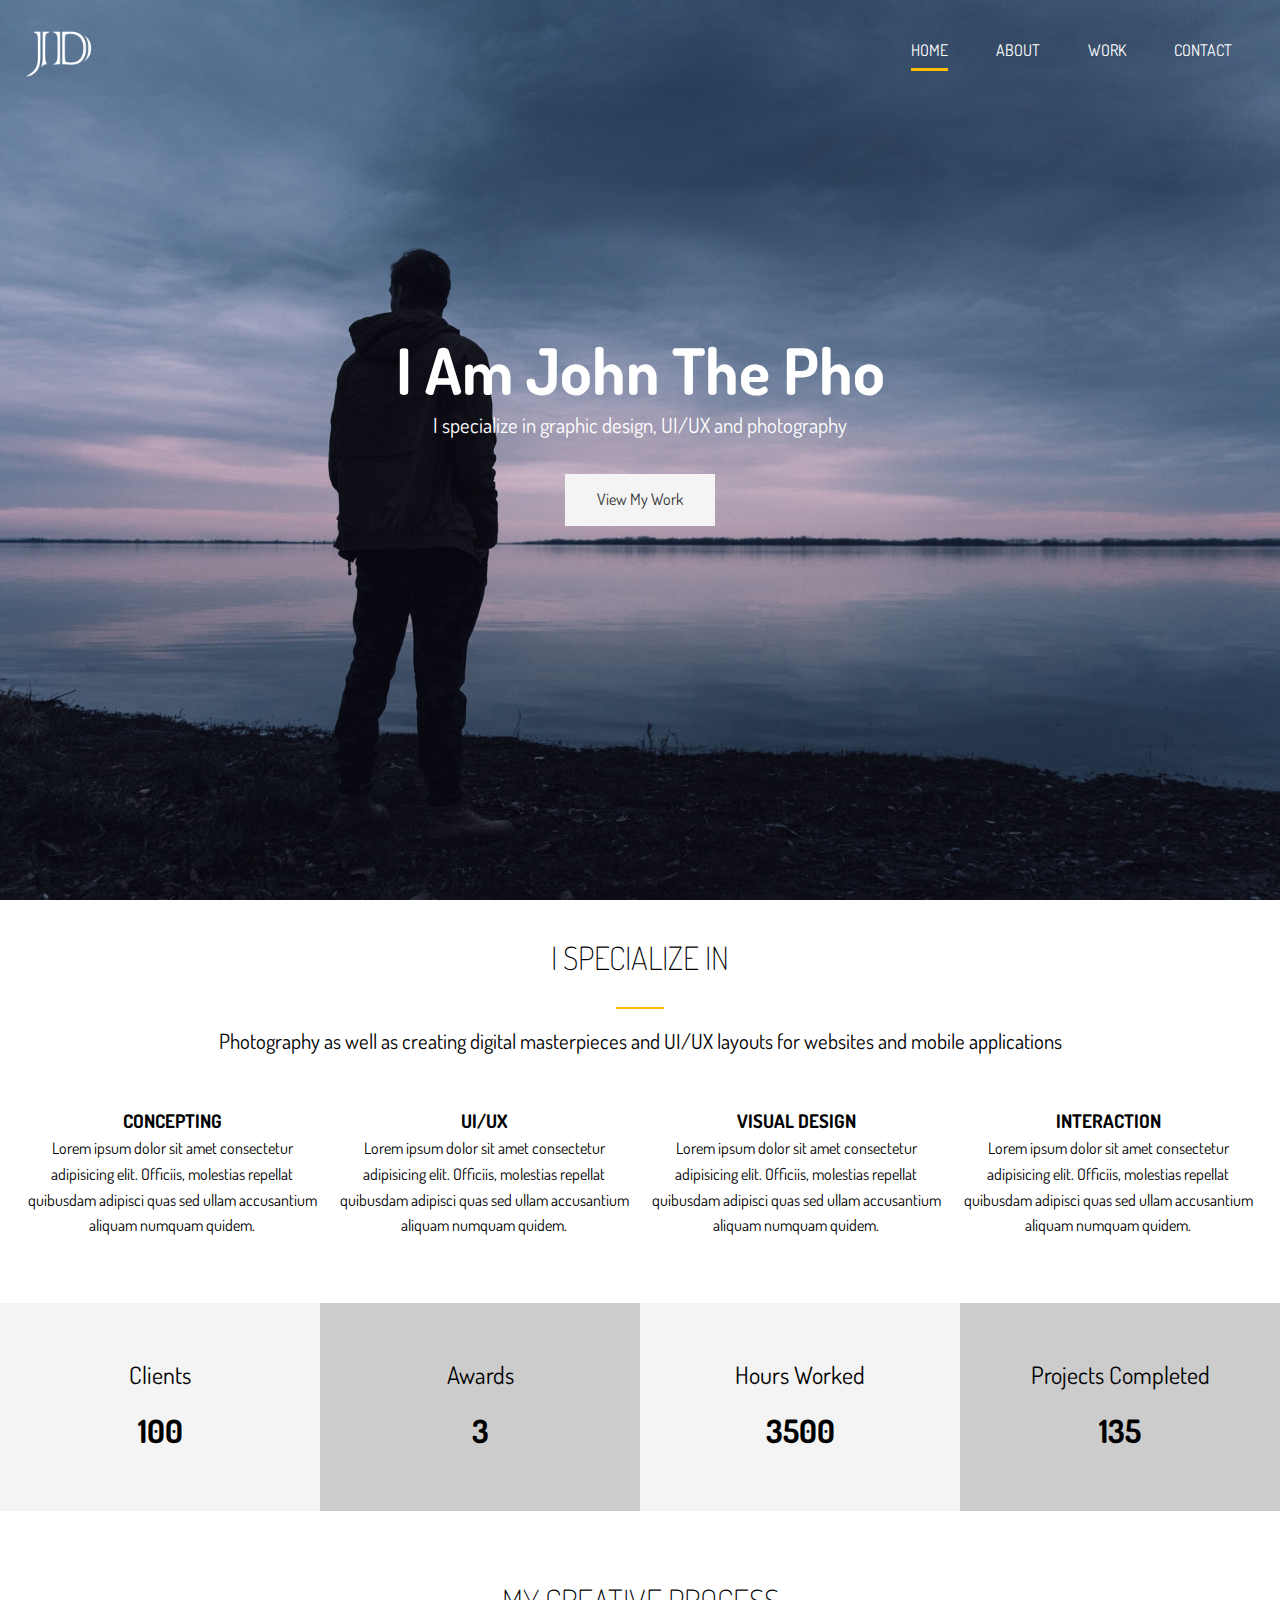
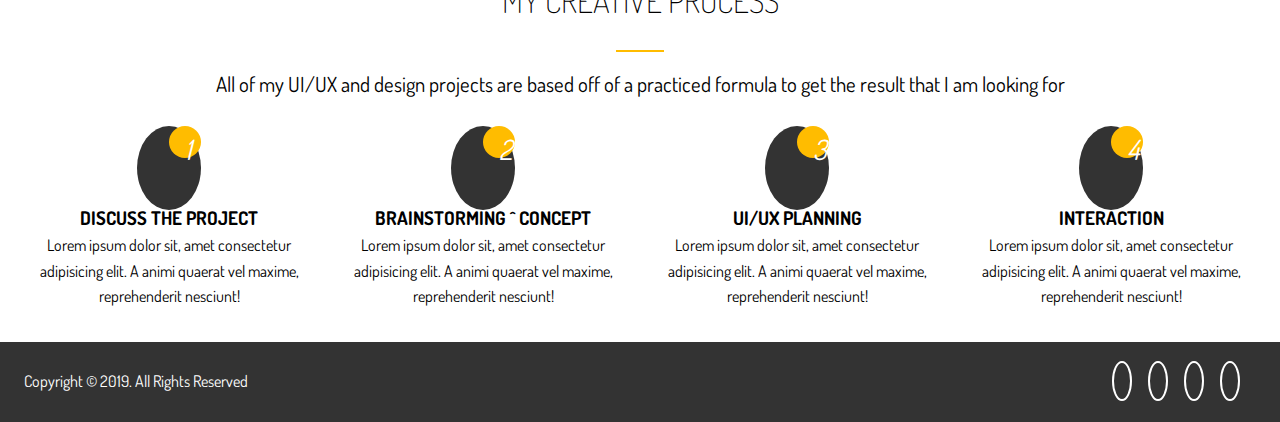
<file: index.html>
<!DOCTYPE html>
<html lang="en">
  <head>
    <meta charset="UTF-8" />
    <meta http-equiv="X-UA-Compatible" content="IE=edge" />
    <meta name="viewport" content="width=device-width, initial-scale=1.0" />
    <title>John Doe | UI/UX Designer & Photographer</title>
    <link rel="preconnect" href="https://fonts.googleapis.com" />
    <link rel="preconnect" href="https://fonts.gstatic.com" crossorigin />
    <link
      href="https://fonts.googleapis.com/css2?family=Dosis:wght@400;700&display=swap"
      rel="stylesheet"
    />
    <link
      rel="stylesheet"
      href="https://cdnjs.cloudflare.com/ajax/libs/font-awesome/6.1.2/css/all.min.css"
      integrity="sha512-1sCRPdkRXhBV2PBLUdRb4tMg1w2YPf37qatUFeS7zlBy7jJI8Lf4VHwWfZZfpXtYSLy85pkm9GaYVYMfw5BC1A=="
      crossorigin="anonymous"
      referrerpolicy="no-referrer"
    />
    <link rel="stylesheet" href="./css/main.css" />
  </head>
  <body>
    <!-- Header -->
    <header id="header-home">
      <div class="container">
        <nav id="main-nav">
          <img src="img/logo.png" alt="logo" id="logo" />
          <ul>
            <li><a href="index.html" class="current">Home</a></li>
            <li><a href="about.html">About</a></li>
            <li><a href="work.html">Work</a></li>
            <li><a href="contact.html">Contact</a></li>
          </ul>
        </nav>
        <div class="header-content">
          <h1>
            I Am John The
            <span
              class="txt-type"
              data-wait="3000"
              data-words='["Photographer", "Designer", "UI/UX Dev"]'
            ></span>
          </h1>
          <p class="lead">
            I specialize in graphic design, UI/UX and photography
          </p>
          <a href="work.html" class="btn-light">View My Work</a>
        </div>
      </div>
    </header>

    <!-- Section A: Specialize -->
    <section id="home-a" class="text-center py-2">
      <div class="container">
        <h2 class="section-title">I specialize in</h2>
        <div class="bottom-line"></div>
        <p class="lead">
          Photography as well as creating digital masterpieces and UI/UX layouts
          for websites and mobile applications
        </p>
        <div class="specials">
          <div>
            <i class="fas fa-file-alt fa-2x"></i>
            <h3>Concepting</h3>
            <p>
              Lorem ipsum dolor sit amet consectetur adipisicing elit. Officiis,
              molestias repellat quibusdam adipisci quas sed ullam accusantium
              aliquam numquam quidem.
            </p>
          </div>
          <div>
            <i class="fas fa-desktop fa-2x"></i>
            <h3>UI/UX</h3>
            <p>
              Lorem ipsum dolor sit amet consectetur adipisicing elit. Officiis,
              molestias repellat quibusdam adipisci quas sed ullam accusantium
              aliquam numquam quidem.
            </p>
          </div>
          <div>
            <i class="fas fa-object-ungroup fa-2x"></i>
            <h3>Visual Design</h3>
            <p>
              Lorem ipsum dolor sit amet consectetur adipisicing elit. Officiis,
              molestias repellat quibusdam adipisci quas sed ullam accusantium
              aliquam numquam quidem.
            </p>
          </div>
          <div>
            <i class="fas fa-thumbs-up fa-2x"></i>
            <h3>Interaction</h3>
            <p>
              Lorem ipsum dolor sit amet consectetur adipisicing elit. Officiis,
              molestias repellat quibusdam adipisci quas sed ullam accusantium
              aliquam numquam quidem.
            </p>
          </div>
        </div>
      </div>
    </section>

    <!-- Section B: Stats -->
    <section id="home-b" class="text-center py-2">
      <div class="stats">
        <div>
          <ul>
            <li><i class="fas fa-users fa-3x"></i></li>
            <li class="stats-title">Clients</li>
            <li class="stats-number">100</li>
          </ul>
        </div>
        <div>
          <ul>
            <li><i class="fas fa-award fa-3x"></i></li>
            <li class="stats-title">Awards</li>
            <li class="stats-number">3</li>
          </ul>
        </div>
        <div>
          <ul>
            <li><i class="fas fa-hourglass-start fa-3x"></i></li>
            <li class="stats-title">Hours Worked</li>
            <li class="stats-number">3500</li>
          </ul>
        </div>
        <div>
          <ul>
            <li><i class="fas fa-code-branch fa-3x"></i></li>
            <li class="stats-title">Projects Completed</li>
            <li class="stats-number">135</li>
          </ul>
        </div>
      </div>
    </section>

    <!-- Section C: Process -->
    <section id="home-c" class="text-center py-2">
      <div class="container">
        <h2 class="section-title">My Creative Process</h2>
        <div class="bottom-line"></div>
        <p class="lead">
          All of my UI/UX and design projects are based off of a practiced
          formula to get the result that I am looking for
        </p>
        <div class="process">
          <div>
            <i class="fas fa-file-alt fa-4x process-icon my-2">
              <div class="process-step">1</div>
            </i>

            <h3>Discuss The Project</h3>
            <p>
              Lorem ipsum dolor sit, amet consectetur adipisicing elit. A animi
              quaerat vel maxime, reprehenderit nesciunt!
            </p>
          </div>
          <div>
            <i class="fas fa-desktop fa-4x process-icon my-2">
              <div class="process-step">2</div>
            </i>

            <h3>Brainstorming ^ Concept</h3>
            <p>
              Lorem ipsum dolor sit, amet consectetur adipisicing elit. A animi
              quaerat vel maxime, reprehenderit nesciunt!
            </p>
          </div>
          <div>
            <i class="fas fa-object-ungroup fa-4x process-icon my-2">
              <div class="process-step">3</div>
            </i>

            <h3>UI/UX Planning</h3>
            <p>
              Lorem ipsum dolor sit, amet consectetur adipisicing elit. A animi
              quaerat vel maxime, reprehenderit nesciunt!
            </p>
          </div>
          <div>
            <i class="fas fa-thumbs-up fa-4x process-icon my-2">
              <div class="process-step">4</div>
            </i>

            <h3>Interaction</h3>
            <p>
              Lorem ipsum dolor sit, amet consectetur adipisicing elit. A animi
              quaerat vel maxime, reprehenderit nesciunt!
            </p>
          </div>
        </div>
      </div>
    </section>

    <!-- Footer -->

    <footer id="main-footer">
      <div class="footer-content container">
        <p>Copyright &copy; 2019. All Rights Reserved</p>
        <div class="social">
          <i class="fa-brands fa-twitter"></i>
          <i class="fa-brands fa-facebook"></i>
          <i class="fa-brands fa-instagram"></i>
          <i class="fa-brands fa-linkedin"></i>
        </div>
      </div>
    </footer>
    <!-- JavaScript Typewriter Effect -->
    <script src="js/typewriter.js"></script>
  </body>
</html>
</file>
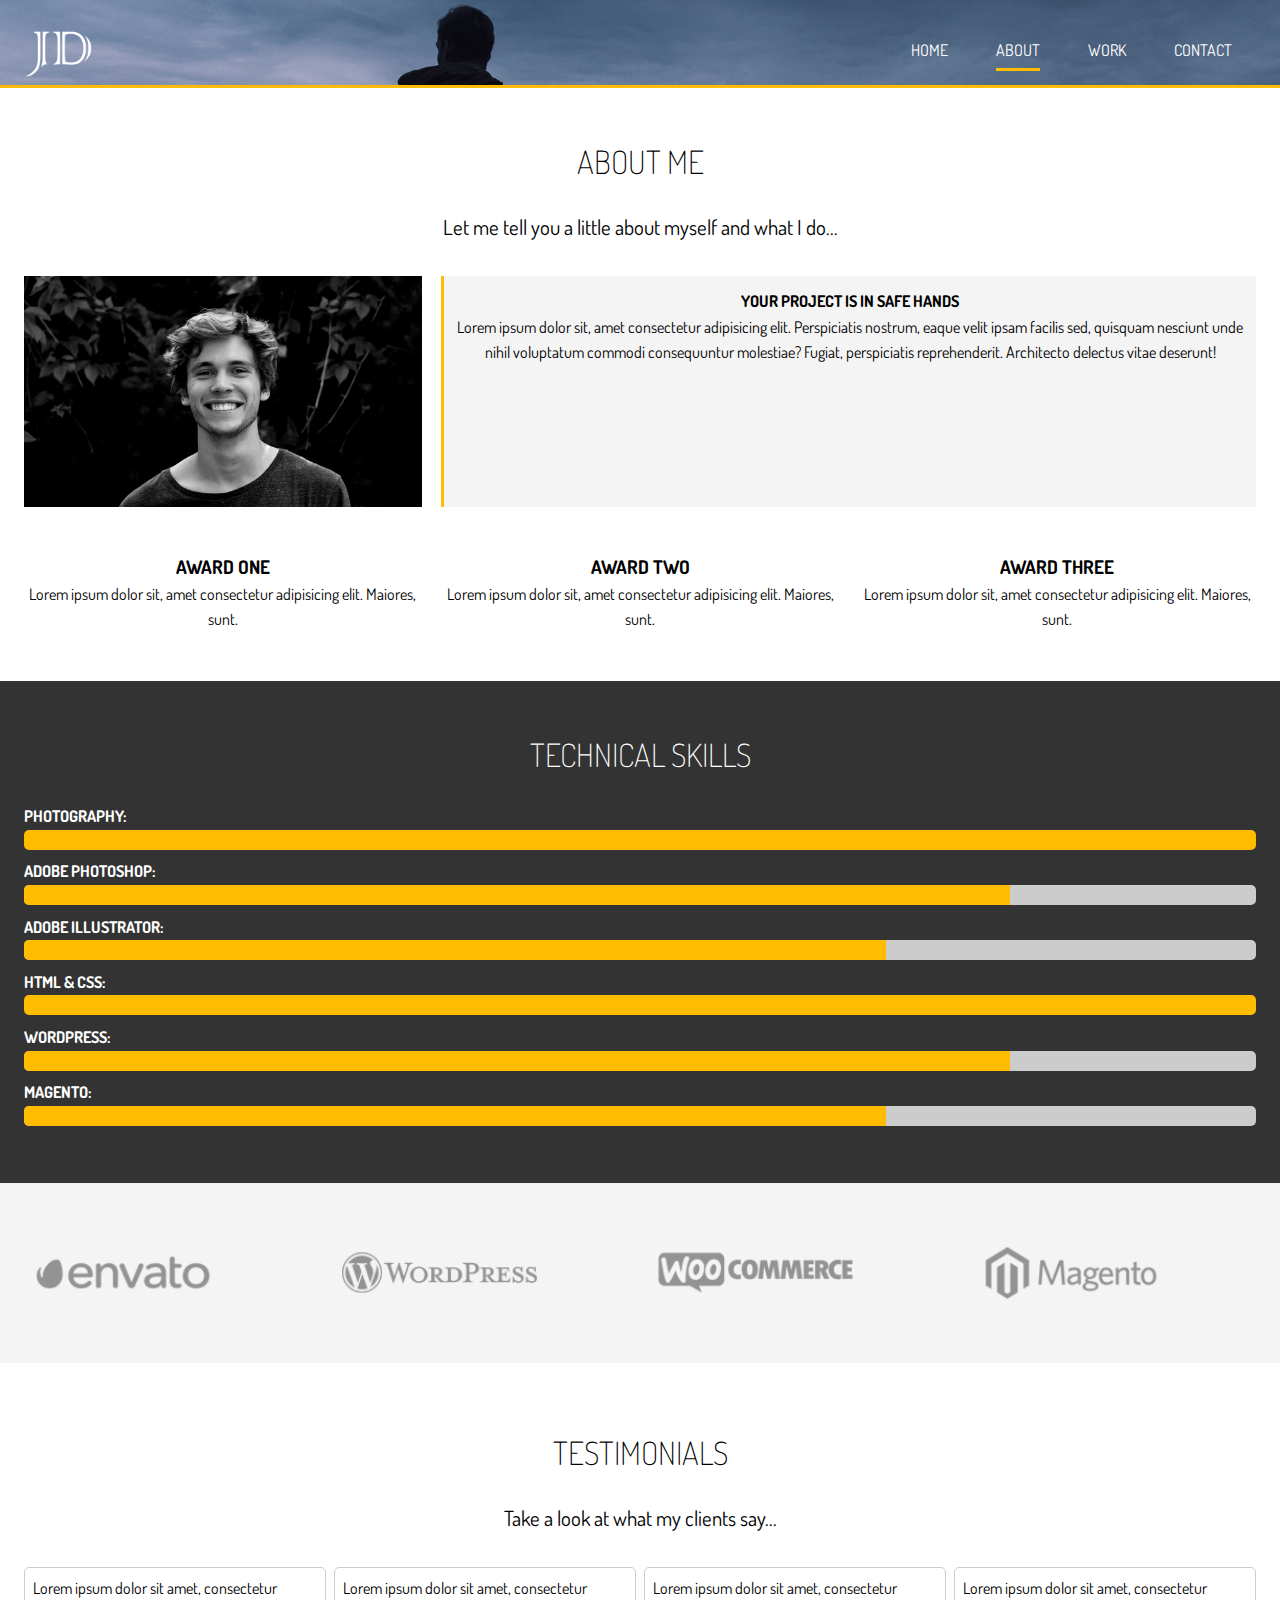
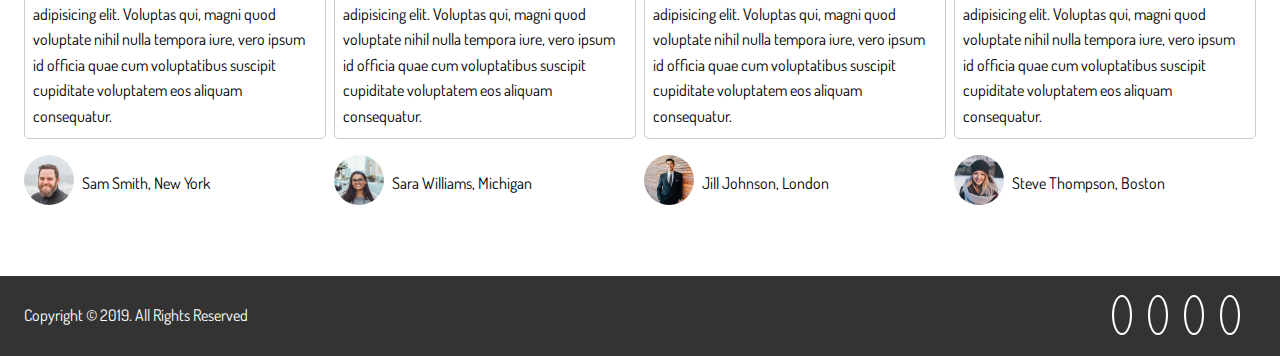
<file: about.html>
<!DOCTYPE html>
<html lang="en">
  <head>
    <meta charset="UTF-8" />
    <meta http-equiv="X-UA-Compatible" content="IE=edge" />
    <meta name="viewport" content="width=device-width, initial-scale=1.0" />
    <title>About Me | UI/UX Designer & Photographer</title>
    <link rel="preconnect" href="https://fonts.googleapis.com" />
    <link rel="preconnect" href="https://fonts.gstatic.com" crossorigin />
    <link
      href="https://fonts.googleapis.com/css2?family=Dosis:wght@400;700&display=swap"
      rel="stylesheet"
    />
    <link
      rel="stylesheet"
      href="https://cdnjs.cloudflare.com/ajax/libs/font-awesome/6.1.2/css/all.min.css"
      integrity="sha512-1sCRPdkRXhBV2PBLUdRb4tMg1w2YPf37qatUFeS7zlBy7jJI8Lf4VHwWfZZfpXtYSLy85pkm9GaYVYMfw5BC1A=="
      crossorigin="anonymous"
      referrerpolicy="no-referrer"
    />
    <link rel="stylesheet" href="./css/main.css" />
  </head>
  <body>
    <!-- Header -->

    <header id="header-inner">
      <div class="container">
        <nav id="main-nav">
          <img src="img/logo.png" alt="logo" id="logo" />
          <ul>
            <li><a href="index.html">Home</a></li>
            <li><a href="about.html" class="current">About</a></li>
            <li><a href="work.html">Work</a></li>
            <li><a href="contact.html">Contact</a></li>
          </ul>
        </nav>
      </div>
    </header>

    <!-- Section A: Info -->
    <section id="about-a" class="text-center py-3">
      <div class="container">
        <h2 class="section-title">About Me</h2>
        <div class="bootom-lin"></div>
        <p class="lead">
          Let me tell you a little about myself and what I do...
        </p>
        <div class="about-info">
          <img src="./img/about.jpg" alt="" class="bio-image" />
          <div class="bio bg-light">
            <h4>YOUR PROJECT IS IN SAFE HANDS</h4>
            <p>
              Lorem ipsum dolor sit, amet consectetur adipisicing elit.
              Perspiciatis nostrum, eaque velit ipsam facilis sed, quisquam
              nesciunt unde nihil voluptatum commodi consequuntur molestiae?
              Fugiat, perspiciatis reprehenderit. Architecto delectus vitae
              deserunt!
            </p>
          </div>
          <div class="award-1">
            <i class="fas fa-award fa-3x"></i>
            <h3>Award One</h3>
            <p>
              Lorem ipsum dolor sit, amet consectetur adipisicing elit. Maiores,
              sunt.
            </p>
          </div>
          <div class="award-2">
            <i class="fas fa-award fa-3x"></i>
            <h3>Award Two</h3>
            <p>
              Lorem ipsum dolor sit, amet consectetur adipisicing elit. Maiores,
              sunt.
            </p>
          </div>
          <div class="award-3">
            <i class="fas fa-award fa-3x"></i>
            <h3>Award Three</h3>
            <p>
              Lorem ipsum dolor sit, amet consectetur adipisicing elit. Maiores,
              sunt.
            </p>
          </div>
        </div>
      </div>
    </section>

    <!-- Section B: Progress Bars -->

    <section id="about-b" class="bg-dark py-3">
      <div class="container">
        <h2 class="section-title">Technical Skills</h2>
        <div class="bootom-line"></div>
        <h4>Photography:</h4>
        <div class="progress">
          <div style="width: 100%"></div>
        </div>
        <h4>Adobe Photoshop:</h4>
        <div class="progress">
          <div style="width: 80%"></div>
        </div>
        <h4>Adobe Illustrator:</h4>
        <div class="progress">
          <div style="width: 70%"></div>
        </div>
        <h4>HTML & CSS:</h4>
        <div class="progress">
          <div style="width: 100%"></div>
        </div>
        <h4>Wordpress:</h4>
        <div class="progress">
          <div style="width: 80%"></div>
        </div>
        <h4>Magento:</h4>
        <div class="progress">
          <div style="width: 70%"></div>
        </div>
      </div>
    </section>

    <!-- Section C: Logos -->
    <section id="about-c" class="py-4 bg-light">
      <div class="container">
        <div class="about-logos">
          <img src="./img/about-logos/logo-envato.png" alt="" />
          <img src="./img/about-logos/logo-wordpress.png" alt="" />
          <img src="./img/about-logos/logo-woocommerce.png" alt="" />
          <img src="./img/about-logos/logo-magento.png" alt="" />
        </div>
      </div>
    </section>

    <!-- Section D: Testimonials -->
    <section id="about-d" class="py-4">
      <div class="container">
        <h2 class="section-title">Testimonials</h2>
        <div class="bootom-lin"></div>
        <p class="lead text-center">Take a look at what my clients say...</p>
        <div class="testimonials">
          <div>
            <p>
              Lorem ipsum dolor sit amet, consectetur adipisicing elit. Voluptas
              qui, magni quod voluptate nihil nulla tempora iure, vero ipsum id
              officia quae cum voluptatibus suscipit cupiditate voluptatem eos
              aliquam consequatur.
            </p>
            <ul>
              <li><img src="./img/testimonials/person1.jpg" alt="" /></li>
              <li>Sam Smith, New York</li>
            </ul>
          </div>
          <div>
            <p>
              Lorem ipsum dolor sit amet, consectetur adipisicing elit. Voluptas
              qui, magni quod voluptate nihil nulla tempora iure, vero ipsum id
              officia quae cum voluptatibus suscipit cupiditate voluptatem eos
              aliquam consequatur.
            </p>
            <ul>
              <li><img src="./img/testimonials/person2.jpg" alt="" /></li>
              <li>Sara Williams, Michigan</li>
            </ul>
          </div>
          <div>
            <p>
              Lorem ipsum dolor sit amet, consectetur adipisicing elit. Voluptas
              qui, magni quod voluptate nihil nulla tempora iure, vero ipsum id
              officia quae cum voluptatibus suscipit cupiditate voluptatem eos
              aliquam consequatur.
            </p>
            <ul>
              <li><img src="./img/testimonials/person3.jpg" alt="" /></li>
              <li>Jill Johnson, London</li>
            </ul>
          </div>
          <div>
            <p>
              Lorem ipsum dolor sit amet, consectetur adipisicing elit. Voluptas
              qui, magni quod voluptate nihil nulla tempora iure, vero ipsum id
              officia quae cum voluptatibus suscipit cupiditate voluptatem eos
              aliquam consequatur.
            </p>
            <ul>
              <li><img src="./img/testimonials/person4.jpg" alt="" /></li>
              <li>Steve Thompson, Boston</li>
            </ul>
          </div>
        </div>
      </div>
    </section>

    <!-- Footer -->

    <footer id="main-footer">
      <div class="footer-content container">
        <p>Copyright &copy; 2019. All Rights Reserved</p>
        <div class="social">
          <i class="fa-brands fa-twitter"></i>
          <i class="fa-brands fa-facebook"></i>
          <i class="fa-brands fa-instagram"></i>
          <i class="fa-brands fa-linkedin"></i>
        </div>
      </div>
    </footer>
  </body>
</html>
</file>
<file: css/main.css>
.container {
  max-width: 1280px;
  padding: 0 1.5rem;
  margin: auto;
  overflow: hidden; }

.btn-main, .btn-light, .btn-dark {
  display: inline-block;
  padding: 0.8rem 2rem;
  transition: all 0.5s;
  border: none;
  cursor: pointer; }

.btn-main {
  color: #333;
  background-color: #ffbc00; }

.btn-light {
  color: #333;
  background-color: #f4f4f4; }

.btn-dark {
  color: #f4f4f4;
  background-color: #333; }

button[class^="btn-"]:hover,
a[class^="btn-"]:hover,
input[class^="btn-"]:hover {
  background-color: #ffbc00; }

.bg-main {
  background: #ffbc00;
  color: #fff; }

.bg-dark {
  background: #333;
  color: #fff; }

.bg-light {
  background: #f4f4f4;
  color: #000; }

.bg-medium {
  background: #ccc;
  color: #000; }

.lead {
  font-size: 1.3rem;
  margin-bottom: 2rem; }

.text-center {
  text-align: center; }

.py-1 {
  padding: 1rem 0; }

.py-2 {
  padding: 2rem 0; }

.py-3 {
  padding: 3rem 0; }

.py-4 {
  padding: 4rem 0; }

.my-1 {
  margin: 1rem 0; }

.my-2 {
  margin: 2rem 0; }

.my-3 {
  margin: 3rem 0; }

.my-4 {
  margin: 4rem 0; }

.bottom-line {
  height: 2px;
  width: 3rem;
  background-color: #ffbc00;
  display: block;
  margin: 0 auto 1rem auto; }

.section-title {
  font-size: 2rem;
  display: block;
  padding-bottom: 1.5rem;
  text-align: center;
  font-weight: 100;
  text-transform: uppercase; }

.items {
  display: grid;
  grid-template-columns: repeat(3, 1fr);
  box-shadow: 0 5px 10px 0 rgba(0, 0, 0, 0.3); }

.item {
  position: relative;
  background-color: #ffbc00;
  overflow: hidden; }
  .item::after {
    content: "";
    position: absolute;
    display: block;
    background-color: inherit;
    opacity: 0.9;
    top: 0;
    left: 0;
    width: 100%;
    height: 100%;
    transform: scale(2) translateX(-75%) translateY(-75%) rotate(-28deg);
    transition: transform 3s cubic-bezier(0.2, 1, 0.3, 1); }
  .item:hover::after {
    transform: scale(2) translateX(0) translateY(0) rotate(-28deg); }
  .item:hover .item-image {
    transform: scale(1.2); }
  .item:hover .item-text {
    opacity: 1;
    transform: translateY(0); }
  .item-image {
    height: auto;
    transform: translateZ(0);
    display: block;
    transition: transform 750ms cubic-bezier(0.2, 1, 0.3, 1); }
  .item-image::before {
    content: "";
    display: block;
    padding-top: 75%;
    overflow: hidden; }
  .item-image img {
    position: absolute;
    top: 0;
    left: 0;
    width: 100%;
    height: auto;
    line-height: 0; }
  .item-text {
    position: absolute;
    top: 0;
    left: 0;
    bottom: 0;
    right: 0;
    opacity: 0;
    text-align: center;
    z-index: 10;
    color: #fff;
    transform: translateY(-20%);
    transition: opacity 500ms cubic-bezier(0.2, 1, 0.3, 1), transform 500ms cubic-bezier(0.2, 1, 0.3, 1);
    transition-delay: 300ms; }
  .item-text-wrap {
    width: 100%;
    position: absolute;
    top: 50%;
    transform: translateY(-50%); }
  .item-text-title {
    font-size: 2rem;
    padding: 0 1rem;
    margin: 5px 0 0 0; }
  .item-text-category {
    text-transform: uppercase;
    font-size: 1.2rem;
    opacity: 0.7;
    margin: 0; }

* {
  box-sizing: border-box;
  margin: 0;
  padding: 0; }

body {
  font-family: "Dosis", sans-serif;
  line-height: 1.6; }

a {
  text-decoration: none;
  color: #333; }

ul {
  list-style: none; }

h2,
h3,
h4 {
  text-transform: uppercase; }

img {
  width: 100%; }

#logo {
  width: 70px;
  height: 70px;
  color: #fff;
  text-transform: uppercase; }

#main-nav {
  display: flex;
  justify-content: space-between;
  align-items: center;
  padding-top: 1rem; }
  #main-nav ul {
    display: flex; }
  #main-nav li {
    padding: 1rem 1.5rem; }
  #main-nav a {
    text-decoration: none;
    color: #fff;
    text-transform: uppercase;
    border-bottom: 3px transparent solid;
    padding-bottom: 0.5rem;
    transition: border-color 0.5s; }
    #main-nav a:hover {
      border-color: #ccc; }
    #main-nav a.current {
      border-color: #ffbc00; }

#header-home {
  background: url("../img/showcase.jpg") no-repeat center right/cover;
  height: 100vh;
  color: #fff; }
  #header-home .header-content {
    text-align: center;
    padding-top: 20%; }
    #header-home .header-content h1 {
      font-size: 4rem;
      line-height: 1.2; }

#header-inner {
  background: url("../img/showcase.jpg") no-repeat 20% 30%/cover;
  height: 5.5rem;
  border-bottom: 3px solid #ffbc00; }

#home-a .specials {
  margin-top: 3rem;
  display: grid;
  grid-gap: 1rem;
  grid-template-columns: repeat(4, 1fr); }
  #home-a .specials .fas {
    color: #ffbc00;
    padding-bottom: 0.4rem; }

#home-b .stats {
  display: grid;
  grid-template-columns: repeat(4, 1fr); }
  #home-b .stats li {
    line-height: 2; }
    #home-b .stats li.stats-title {
      font-size: 1.5rem; }
    #home-b .stats li.stats-number {
      font-size: 2rem;
      font-weight: bold; }
  #home-b .stats div {
    padding: 3rem 0; }
    #home-b .stats div:nth-child(odd) {
      background-color: #f4f4f4; }
    #home-b .stats div:nth-child(even) {
      background-color: #ccc; }

#home-c .process {
  display: grid;
  grid-template-columns: repeat(4, 1fr);
  grid-gap: 1.5rem;
  text-align: center; }
  #home-c .process-icon {
    border-radius: 50%;
    background-color: #333;
    color: #fff;
    padding: 2rem;
    width: 70px;
    height: 70px;
    line-height: 70px;
    text-align: center;
    position: relative;
    transition: all 1s; }
    #home-c .process-icon:hover {
      background-color: #ffbc00;
      width: 90px;
      height: 90px;
      line-height: 90px; }
      #home-c .process-icon:hover .process-step {
        background-color: #333;
        color: #fff; }
  #home-c .process-step {
    position: absolute;
    top: 0;
    right: 0;
    font-size: 28px;
    background-color: #ffbc00;
    border-radius: 50%;
    height: 15px;
    width: 15px;
    line-height: 15px;
    padding: 1rem;
    transition: all 1s; }

#about-a .about-info {
  display: grid;
  grid-template-areas: "bioimage bio bio" "aw1 aw2 aw3";
  grid-gap: 1.2rem; }

#about-a .bio-image {
  grid-area: bioimage; }

#about-a .bio {
  grid-area: bio;
  border-left: 3px solid #ffbc00;
  padding: 0.8rem; }

#about-a .award-1 {
  grid-area: aw1; }

#about-a .award-2 {
  grid-area: aw2; }

#about-a .award-3 {
  grid-area: aw3; }

#about-a .award-1 .fas,
#about-a .award-2 .fas,
#about-a .award-3 .fas {
  color: #ffbc00;
  margin: 1rem; }

#about-b .progress {
  overflow: hidden;
  height: 20px;
  background-color: #ccc;
  border-radius: 5px;
  margin-bottom: 0.6rem; }
  #about-b .progress div {
    height: 100%;
    color: #fff;
    text-align: center;
    background-color: #ffbc00; }

#about-c .about-logos {
  display: grid;
  grid-template-columns: repeat(4, 1fr);
  grid-gap: 2rem; }
  #about-c .about-logos img {
    width: 70%; }

#about-d .testimonials {
  display: grid;
  grid-template-columns: repeat(4, 1fr);
  grid-gap: 0.5rem; }
  #about-d .testimonials ul {
    list-style: none;
    margin-top: 1rem;
    display: flex;
    align-items: center; }
  #about-d .testimonials p {
    border: 1px solid #ccc;
    border-radius: 5px;
    padding: 0.5rem; }
  #about-d .testimonials img {
    width: 50px;
    height: 50px;
    border-radius: 50%;
    margin-right: 0.5rem; }

#main-footer {
  background: #333;
  color: #fff;
  height: 5rem; }
  #main-footer .footer-content {
    display: flex;
    align-items: center;
    justify-content: space-between;
    height: 5rem; }
    #main-footer .footer-content .social .fa-brands {
      margin-right: 1rem;
      border: 2px #fff solid;
      border-radius: 50%;
      height: 20px;
      width: 20px;
      line-height: 20px;
      text-align: center;
      padding: 0.5rem; }
</file>
